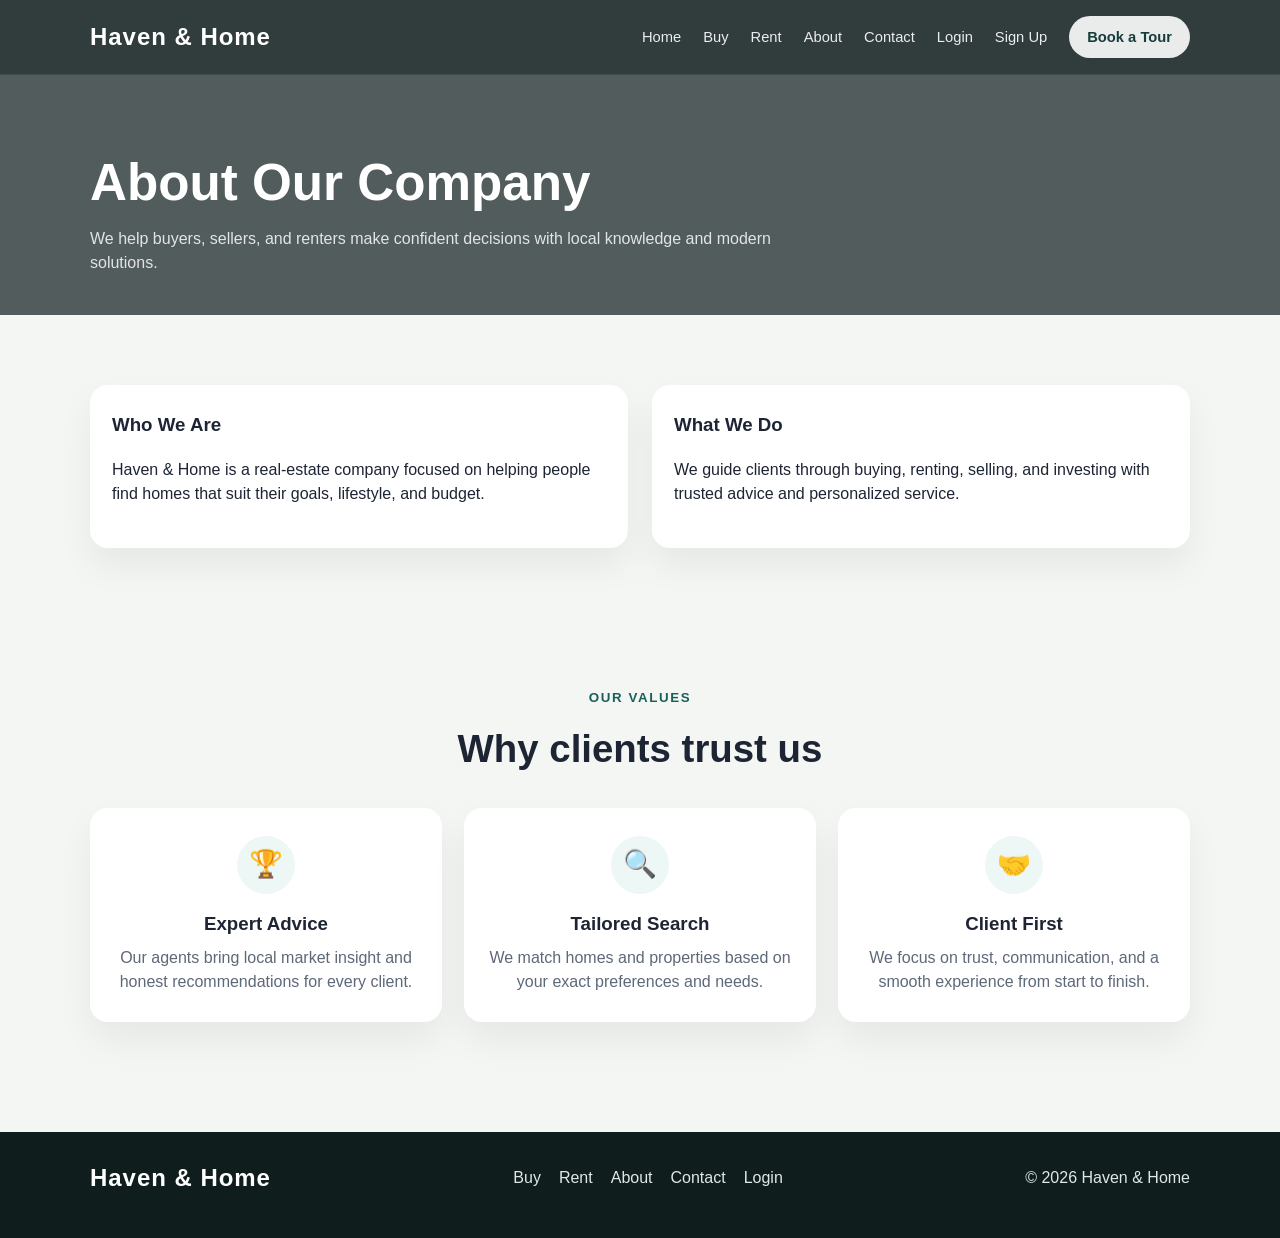
<file: about.html>
<!DOCTYPE html>
<html lang="en">
<head>
  <meta charset="UTF-8" />
  <meta name="viewport" content="width=device-width, initial-scale=1.0" />
  <title>About | Haven & Home</title>
  <link rel="stylesheet" href="style.css" />
</head>
<body>
  <nav>
    <div class="nav">
      <div class="logo">Haven & Home</div>
      <div class="nav-links">
        <a href="index.html">Home</a>
        <a href="buy.html">Buy</a>
        <a href="rent.html">Rent</a>
        <a href="about.html">About</a>
        <a href="contact.html">Contact</a>
        <a href="login.html">Login</a>
        <a href="signup.html">Sign Up</a>
        <a class="nav-btn" href="contact.html">Book a Tour</a>
      </div>
    </div>
  </nav>

  <header class="page-header">
    <div class="wrap">
      <h1>About Our Company</h1>
      <p>We help buyers, sellers, and renters make confident decisions with local knowledge and modern solutions.</p>
    </div>
  </header>

  <main class="wrap">
    <section>
      <div class="info-grid">
        <div class="info-box">
          <h3>Who We Are</h3>
          <p>Haven & Home is a real-estate company focused on helping people find homes that suit their goals, lifestyle, and budget.</p>
        </div>
        <div class="info-box">
          <h3>What We Do</h3>
          <p>We guide clients through buying, renting, selling, and investing with trusted advice and personalized service.</p>
        </div>
      </div>
    </section>

    <section>
      <div class="title">
        <small>Our values</small>
        <h2>Why clients trust us</h2>
      </div>
      <div class="features">
        <div class="feature">
          <div class="icon">🏆</div>
          <h3>Expert Advice</h3>
          <p>Our agents bring local market insight and honest recommendations for every client.</p>
        </div>
        <div class="feature">
          <div class="icon">🔍</div>
          <h3>Tailored Search</h3>
          <p>We match homes and properties based on your exact preferences and needs.</p>
        </div>
        <div class="feature">
          <div class="icon">🤝</div>
          <h3>Client First</h3>
          <p>We focus on trust, communication, and a smooth experience from start to finish.</p>
        </div>
      </div>
    </section>
  </main>

  <footer>
    <div class="wrap foot">
      <div class="logo">Haven & Home</div>
      <div class="foot-links">
        <a href="buy.html">Buy</a>
        <a href="rent.html">Rent</a>
        <a href="about.html">About</a>
        <a href="contact.html">Contact</a>
        <a href="login.html">Login</a>
      </div>
      <div>© 2026 Haven & Home</div>
    </div>
  </footer>
</body>
</html>
</file>
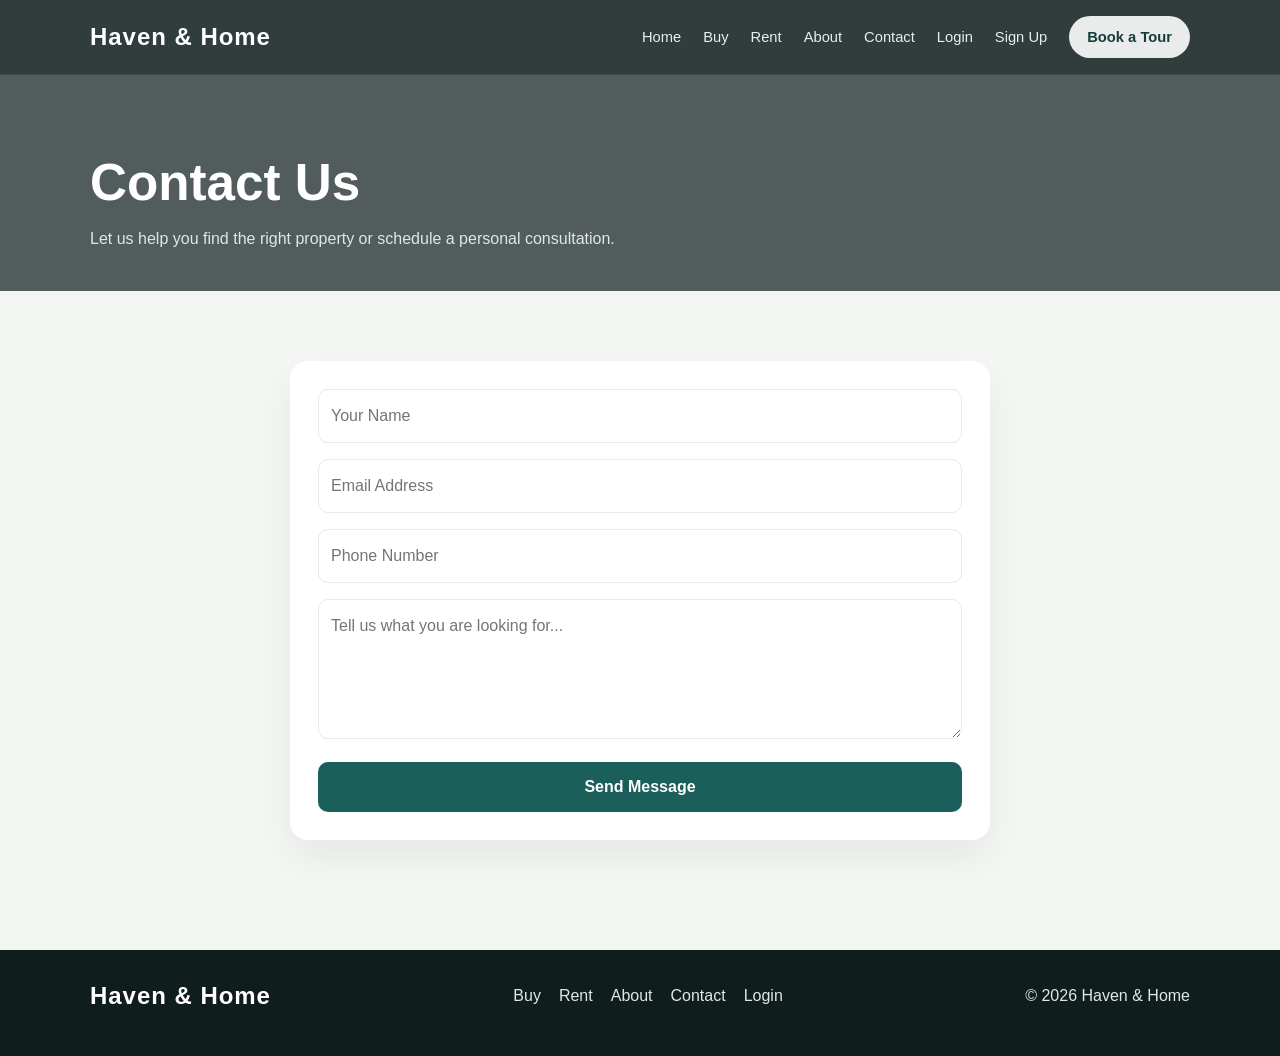
<file: contact.html>
<!DOCTYPE html>
<html lang="en">
<head>
  <meta charset="UTF-8" />
  <meta name="viewport" content="width=device-width, initial-scale=1.0" />
  <title>Contact | Haven & Home</title>
  <link rel="stylesheet" href="style.css" />
  <style>
    .contact-box {
      background: #fff;
      border-radius: 18px;
      box-shadow: 0 18px 36px rgba(0,0,0,.06);
      padding: 28px;
      max-width: 700px;
      margin: 0 auto;
    }
    .contact-box input, .contact-box textarea {
      width: 100%;
      padding: 14px 12px;
      margin-bottom: 16px;
      border: 1px solid var(--line);
      border-radius: 10px;
      font: inherit;
    }
    .contact-box textarea { min-height: 140px; resize: vertical; }
    .contact-box .btn { width: 100%; text-align: center; border: none; }
  </style>
</head>
<body>
  <nav>
    <div class="nav">
      <div class="logo">Haven & Home</div>
      <div class="nav-links">
        <a href="index.html">Home</a>
        <a href="buy.html">Buy</a>
        <a href="rent.html">Rent</a>
        <a href="about.html">About</a>
        <a href="contact.html">Contact</a>
        <a href="login.html">Login</a>
        <a href="signup.html">Sign Up</a>
        <a class="nav-btn" href="contact.html">Book a Tour</a>
      </div>
    </div>
  </nav>

  <header class="page-header">
    <div class="wrap">
      <h1>Contact Us</h1>
      <p>Let us help you find the right property or schedule a personal consultation.</p>
    </div>
  </header>

  <main class="wrap">
    <section>
      <div class="contact-box">
        <input type="text" placeholder="Your Name" />
        <input type="email" placeholder="Email Address" />
        <input type="text" placeholder="Phone Number" />
        <textarea placeholder="Tell us what you are looking for..."></textarea>
        <a class="btn dark" href="mailto:hello@havenandhome.com">Send Message</a>
      </div>
    </section>
  </main>

  <footer>
    <div class="wrap foot">
      <div class="logo">Haven & Home</div>
      <div class="foot-links">
        <a href="buy.html">Buy</a>
        <a href="rent.html">Rent</a>
        <a href="about.html">About</a>
        <a href="contact.html">Contact</a>
        <a href="login.html">Login</a>
      </div>
      <div>© 2026 Haven & Home</div>
    </div>
  </footer>
</body>
</html>
</file>
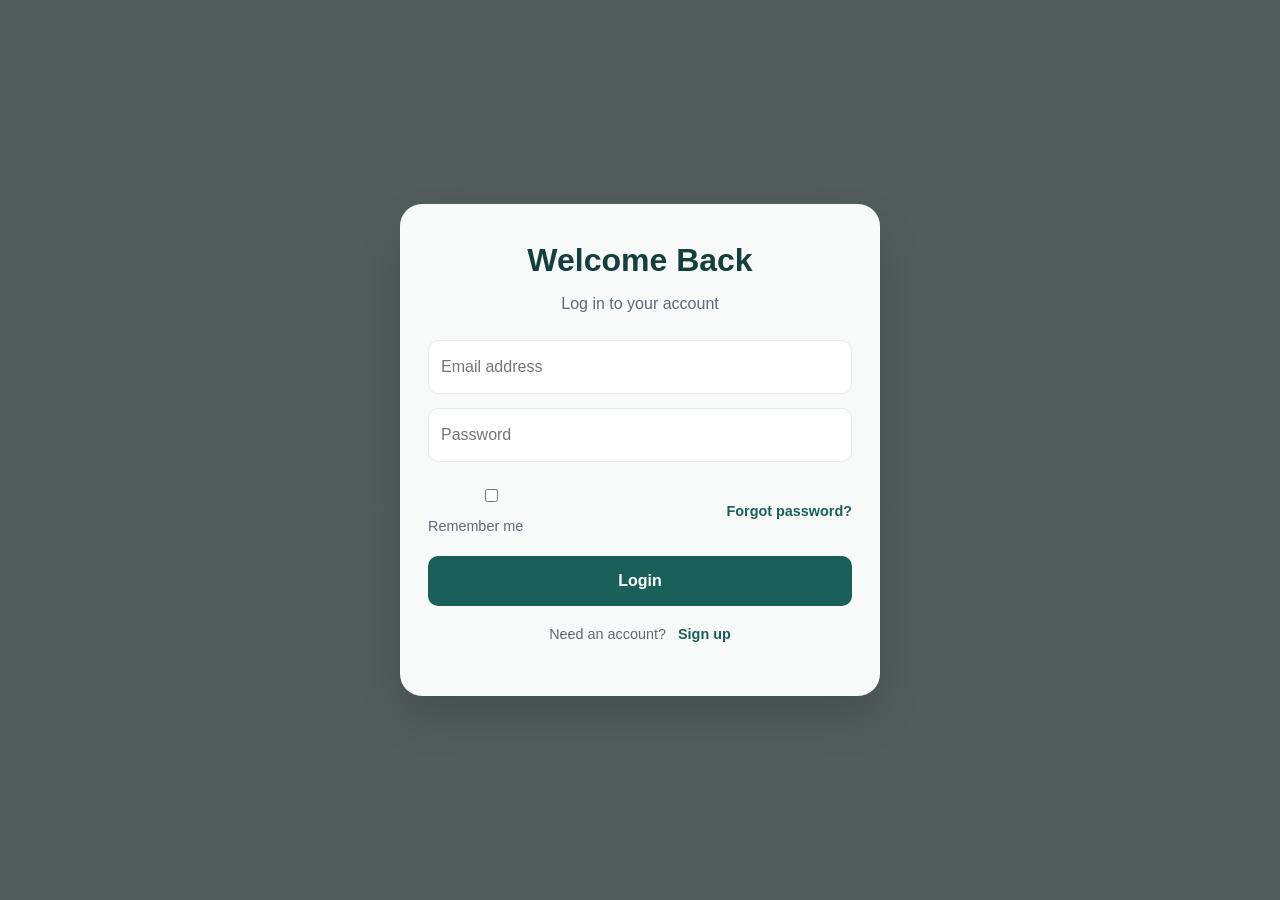
<file: login.html>
<!DOCTYPE html>
<html lang="en">
<head>
  <meta charset="UTF-8" />
  <meta name="viewport" content="width=device-width, initial-scale=1.0" />
  <title>Login | Haven & Home</title>
  <link rel="stylesheet" href="style.css" />
</head>
<body>
  <div class="auth-shell">
    <div class="auth-card">
      <div class="auth-top">
        <h2>Welcome Back</h2>
        <p>Log in to your account</p>
      </div>

      <form class="auth-form">
        <input type="email" placeholder="Email address" />
        <input type="password" placeholder="Password" />

        <div class="auth-row">
          <label><input type="checkbox" /> Remember me</label>
          <a href="#" class="auth-link">Forgot password?</a>
        </div>

        <a href="index.html" class="btn dark">Login</a>
      </form>

      <div class="auth-row" style="margin-top: 18px; justify-content: center;">
        <span>Need an account?</span>
        <a href="signup.html" class="auth-link">Sign up</a>
      </div>
    </div>
  </div>
</body>
</html>
</file>
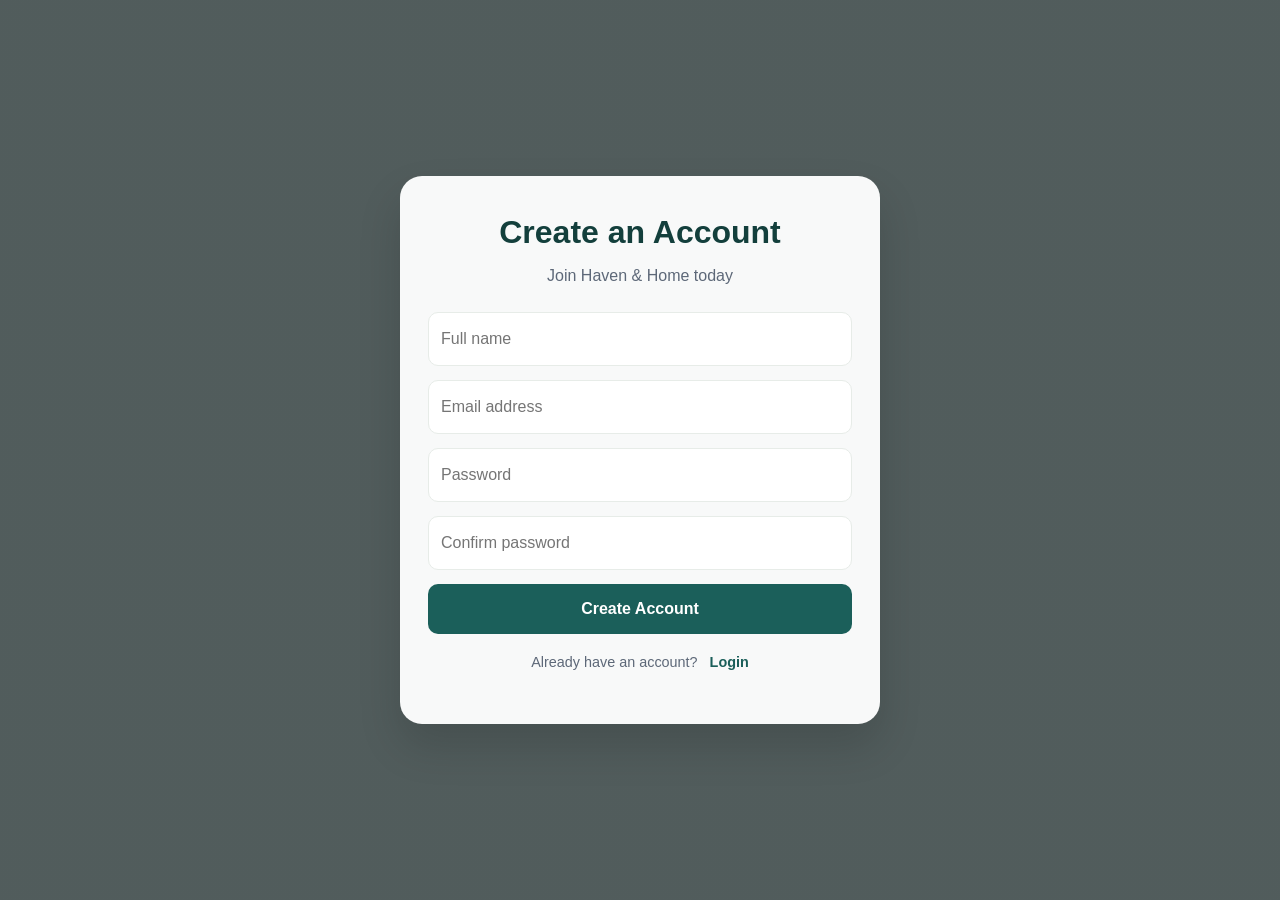
<file: signup.html>
<!DOCTYPE html>
<html lang="en">
<head>
  <meta charset="UTF-8" />
  <meta name="viewport" content="width=device-width, initial-scale=1.0" />
  <title>Sign Up | Haven & Home</title>
  <link rel="stylesheet" href="style.css" />
</head>
<body>
  <div class="auth-shell">
    <div class="auth-card">
      <div class="auth-top">
        <h2>Create an Account</h2>
        <p>Join Haven & Home today</p>
      </div>

      <form class="auth-form">
        <input type="text" placeholder="Full name" />
        <input type="email" placeholder="Email address" />
        <input type="password" placeholder="Password" />
        <input type="password" placeholder="Confirm password" />

        <a href="index.html" class="btn dark">Create Account</a>
      </form>

      <div class="auth-row" style="margin-top: 18px; justify-content: center;">
        <span>Already have an account?</span>
        <a href="login.html" class="auth-link">Login</a>
      </div>
    </div>
  </div>
</body>
</html>
</file>
<file: style.css>
:root {
  --bg: #f4f6f3;
  --card: #fff;
  --text: #1d2433;
  --muted: #5d6878;
  --primary: #1b5f5a;
  --primary-dark: #133f3c;
  --accent: #f2c76d;
  --line: #e7ece8;
}

* { box-sizing: border-box; }
html { scroll-behavior: smooth; }
body {
  margin: 0;
  font-family: Arial, sans-serif;
  background: var(--bg);
  color: var(--text);
  line-height: 1.5;
}
a { text-decoration: none; color: inherit; }
img { display: block; max-width: 100%; }
.wrap { width: min(1100px, 92%); margin: 0 auto; }

nav {
  position: sticky;
  top: 0;
  z-index: 10;
  background: rgba(15, 28, 28, 0.85);
  backdrop-filter: blur(8px);
  border-bottom: 1px solid rgba(255,255,255,0.08);
}
.nav {
  display: flex;
  align-items: center;
  justify-content: space-between;
  width: min(1100px, 92%);
  margin: 0 auto;
  padding: 16px 0;
}
.logo {
  font-size: 1.5rem;
  font-weight: 700;
  letter-spacing: .04em;
  color: #fff;
}
.nav-links {
  display: flex;
  align-items: center;
  gap: 22px;
  color: #fff;
}
.nav-links a { font-size: .92rem; opacity: .9; }
.nav-btn {
  background: #fff;
  color: var(--primary-dark);
  padding: 10px 18px;
  border-radius: 999px;
  font-weight: 700;
}

.page-header {
  padding: 80px 0 40px;
  background: linear-gradient(rgba(12, 27, 28, 0.7), rgba(12, 27, 28, 0.7)),
    url('https://images.unsplash.com/photo-1494526585095-c41746248156?auto=format&fit=crop&w=1600&q=80') center/cover no-repeat;
  color: #fff;
}
.page-header h1 {
  margin: 0;
  font-size: clamp(2.4rem, 4vw, 3.2rem);
  line-height: 1.1;
}
.page-header p {
  margin: 16px 0 0;
  max-width: 700px;
  color: rgba(255,255,255,0.84);
}

section { padding: 70px 0; }
.title {
  text-align: center;
  margin-bottom: 30px;
}
.title small {
  display: block;
  letter-spacing: .12em;
  text-transform: uppercase;
  color: var(--primary);
  font-weight: 700;
  margin-bottom: 12px;
}
.title h2 { margin: 0; font-size: 2.4rem; }

.btn {
  display: inline-block;
  padding: 13px 22px;
  border-radius: 10px;
  font-weight: 700;
}
.btn.primary { background: var(--accent); color: #183037; }
.btn.dark { background: var(--primary); color: #fff; }
.btn.light {
  background: rgba(255,255,255,.08);
  color: #fff;
  border: 1px solid rgba(255,255,255,.25);
}

.cards {
  display: grid;
  grid-template-columns: repeat(3, 1fr);
  gap: 24px;
}
.card {
  background: var(--card);
  border-radius: 18px;
  overflow: hidden;
  box-shadow: 0 18px 36px rgba(0,0,0,.06);
}
.card img { height: 240px; width: 100%; object-fit: cover; }
.card-body { padding: 18px; }
.row { display: flex; justify-content: space-between; align-items: center; gap: 10px; }
.price { font-size: 1.5rem; font-weight: 700; color: var(--primary-dark); }
.tag {
  background: #edf7f5;
  color: var(--primary);
  padding: 6px 10px;
  border-radius: 999px;
  font-size: .75rem;
  font-weight: 700;
}
.card h3 { margin: 14px 0 8px; font-size: 1.3rem; }
.loc { color: var(--muted); margin-bottom: 14px; }
.meta {
  display: flex;
  justify-content: space-between;
  border-top: 1px solid var(--line);
  padding-top: 12px;
  color: var(--muted);
  font-size: .9rem;
}

.features { display: grid; grid-template-columns: repeat(3, 1fr); gap: 22px; }
.feature {
  background: #fff;
  padding: 28px 22px;
  border-radius: 18px;
  text-align: center;
  box-shadow: 0 18px 36px rgba(0,0,0,.06);
}
.feature .icon {
  width: 58px;
  height: 58px;
  border-radius: 50%;
  background: #edf7f5;
  color: var(--primary);
  display: grid;
  place-items: center;
  margin: 0 auto 16px;
  font-size: 1.7rem;
}
.feature h3 { margin: 0 0 8px; }
.feature p { margin: 0; color: var(--muted); }

.info-grid {
  display: grid;
  grid-template-columns: repeat(2, 1fr);
  gap: 24px;
}
.info-box {
  background: #fff;
  padding: 26px 22px;
  border-radius: 18px;
  box-shadow: 0 18px 36px rgba(0,0,0,.06);
}
.info-box h3 { margin-top: 0; }
.info-box ul { margin: 0; padding-left: 18px; }
.info-box li { margin-bottom: 8px; }

.banner {
  background: linear-gradient(135deg, var(--primary-dark), var(--primary));
  color: #fff;
  border-radius: 24px;
  padding: 32px;
  display: flex;
  justify-content: space-between;
  align-items: center;
  gap: 18px;
}
.banner h3 { margin: 0 0 8px; font-size: 2rem; }
.banner p { margin: 0; color: rgba(255,255,255,.8); }

footer {
  background: #0f1d1d;
  color: #dfe8e7;
  padding: 28px 0 42px;
  margin-top: 40px;
}
.foot {
  display: flex;
  justify-content: space-between;
  align-items: center;
  gap: 16px;
  flex-wrap: wrap;
}
.foot-links { display: flex; gap: 18px; flex-wrap: wrap; }

.auth-shell {
  min-height: 100vh;
  display: grid;
  place-items: center;
  padding: 60px 20px;
  background: linear-gradient(rgba(12,27,28,.7), rgba(12,27,28,.7)),
    url('https://images.unsplash.com/photo-1494526585095-c41746248156?auto=format&fit=crop&w=1600&q=80') center/cover no-repeat;
}
.auth-card {
  width: min(480px, 100%);
  background: rgba(255,255,255,.96);
  border-radius: 22px;
  box-shadow: 0 22px 44px rgba(0,0,0,.14);
  padding: 32px 28px;
}
.auth-top { text-align: center; margin-bottom: 24px; }
.auth-top h2 {
  margin: 0 0 8px;
  font-size: 2rem;
  color: var(--primary-dark);
}
.auth-top p { margin: 0; color: var(--muted); }
.auth-form input {
  width: 100%;
  padding: 14px 12px;
  border-radius: 10px;
  border: 1px solid var(--line);
  margin-bottom: 14px;
  font: inherit;
}
.auth-row {
  display: flex;
  justify-content: space-between;
  gap: 12px;
  align-items: center;
  margin: 10px 0 18px;
  color: var(--muted);
  font-size: .9rem;
}
.auth-link { color: var(--primary); font-weight: 700; }
.auth-form .btn {
  width: 100%;
  text-align: center;
  border: none;
  cursor: pointer;
}

@media (max-width: 900px) {
  .cards, .features, .info-grid { grid-template-columns: 1fr; }
}
@media (max-width: 640px) {
  .nav-links { display: none; }
  .banner { flex-direction: column; align-items: flex-start; }
}
</file>
